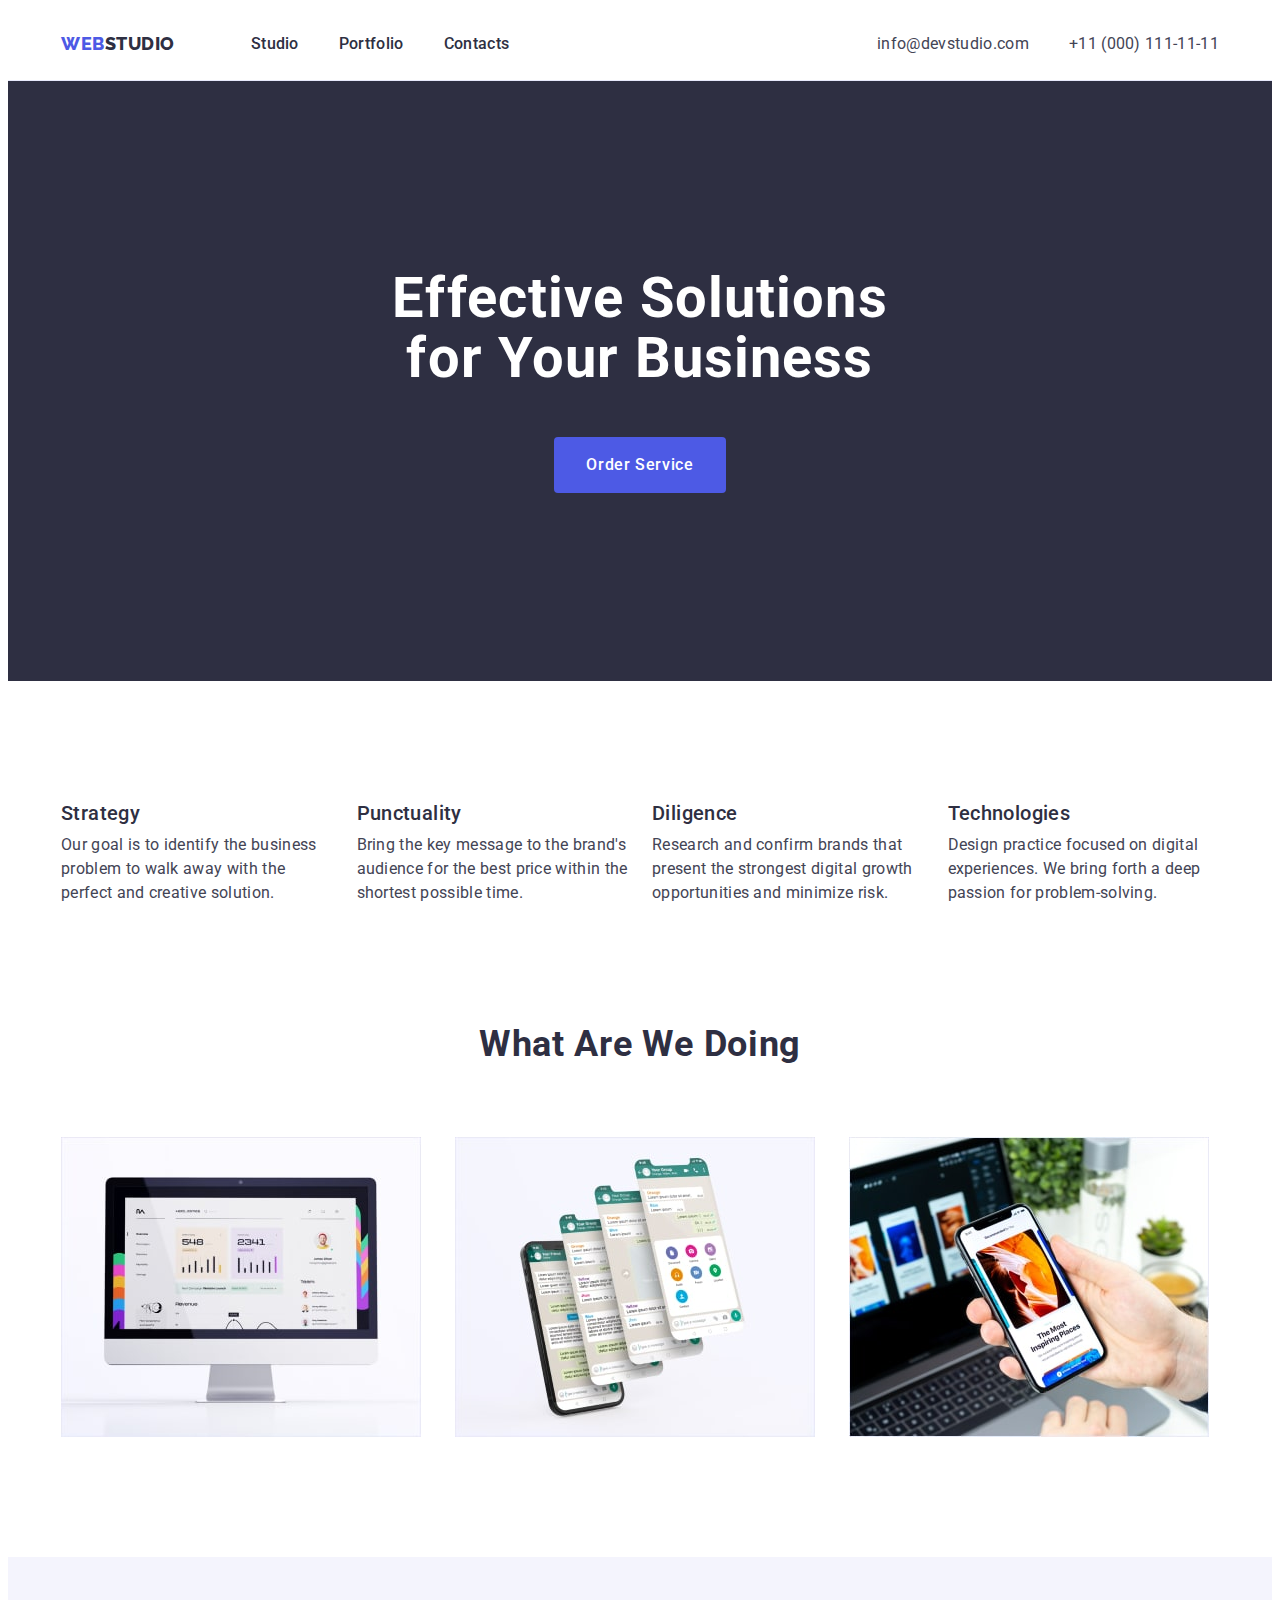
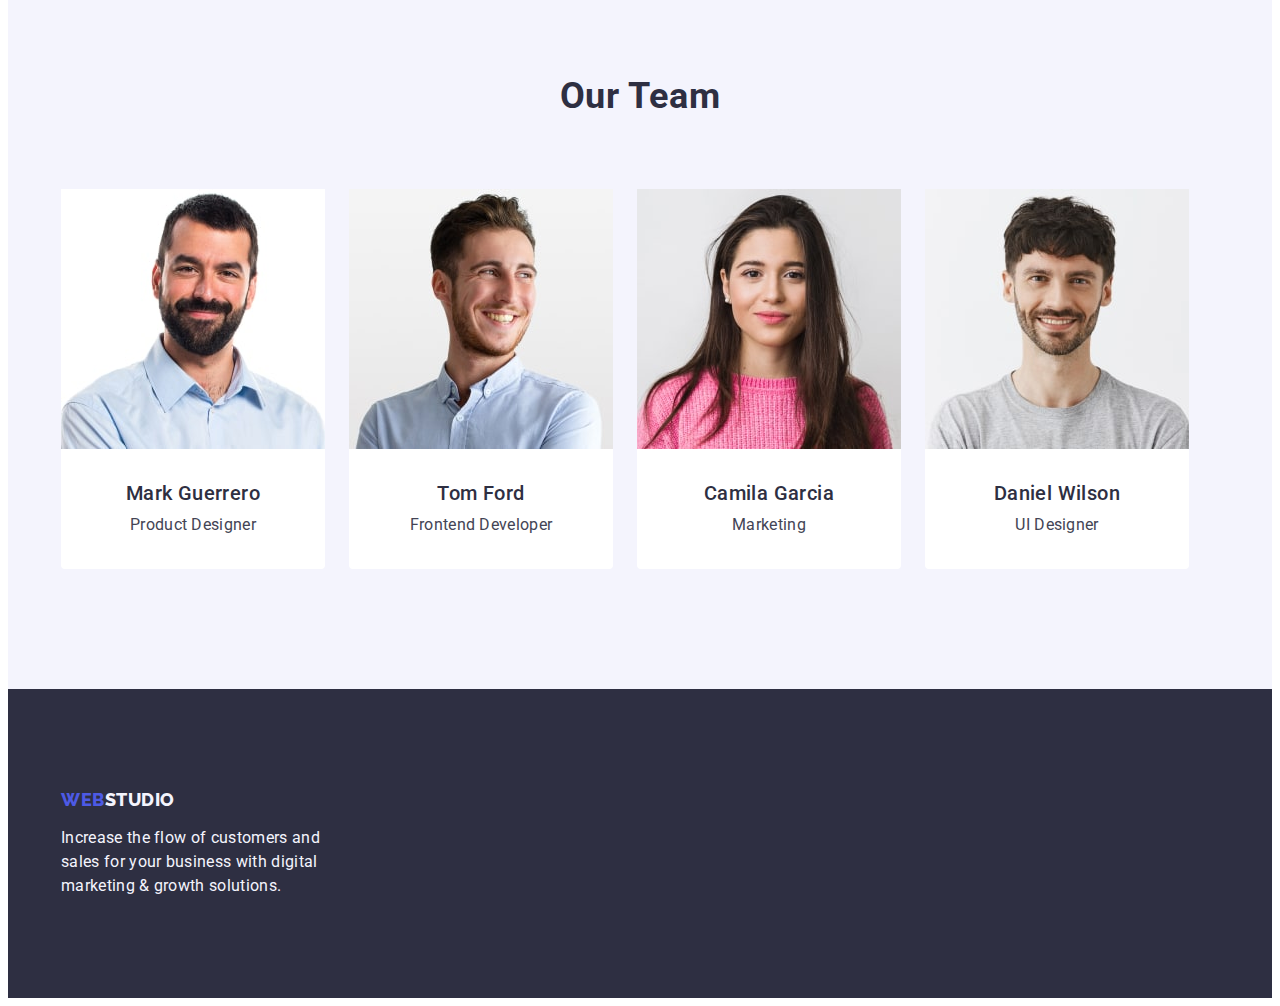
<file: index.html>
<!DOCTYPE html>
<html lang="en">
  <head>
    <meta charset="UTF-8" />
    <meta http-equiv="X-UA-Compatible" content="IE=edge" />
    <meta name="viewport" content="width=device-width, initial-scale=1.0" />
    <title>Main page</title>
    <link rel="preconnect" href="https://fonts.googleapis.com" />
    <link rel="preconnect" href="https://fonts.gstatic.com" crossorigin />
    <link
      href="https://fonts.googleapis.com/css2?family=Raleway:wght@800&family=Roboto:wght@400;500;700;900&display=swap"
      rel="stylesheet"
    />
    <link
      rel="stylesheet"
      href="https://cdnjs.cloudflare.com/ajax/libs/modern-normalize/2.0.0/modern-normalize.min.css"
      integrity="sha512-4xo8blKMVCiXpTaLzQSLSw3KFOVPWhm/TRtuPVc4WG6kUgjH6J03IBuG7JZPkcWMxJ5huwaBpOpnwYElP/m6wg=="
      crossorigin="anonymous"
      referrerpolicy="no-referrer"
    />
    <link rel="stylesheet" href="./css/styles.css" />
  </head>
  <body>
    <header class="header">
      <div class="container">
        <nav class="header-nav">
          <a class="link logo" href="./index.html"
            >Web<span class="header-logo-part">Studio</span></a
          >
          <ul class="header-nav-list list">
            <li>
              <a class="link nav-link" href="./index.html">Studio</a>
            </li>
            <li>
              <a class="link nav-link" href="./portfolio.html">Portfolio</a>
            </li>
            <li><a class="link nav-link" href="">Contacts</a></li>
          </ul>
        </nav>
        <address class="header-contact">
          <ul class="header-contact-list list">
            <li>
              <a class="link contact-link" href="mailto:info@devstudio.com"
                >info@devstudio.com</a
              >
            </li>
            <li>
              <a class="link contact-link" href="tel:+110001111111"
                >+11 (000) 111-11-11</a
              >
            </li>
          </ul>
        </address>
      </div>
    </header>

    <main>
      <section class="hero-section">
        <div class="container">
          <h1 class="hero-title">Effective Solutions<br />for Your Business</h1>
          <button class="hero-btn" type="button">Order Service</button>
        </div>
      </section>

      <section class="features-section">
        <div class="container">
          <h2 class="visually-hidden">Features</h2>
          <ul class="features-list list">
            <li class="feature">
              <h3 class="feature-title">Strategy</h3>
              <p class="feature-text">
                Our goal is to identify the business problem to walk away with
                the perfect and creative solution.
              </p>
            </li>
            <li class="feature">
              <h3 class="feature-title">Punctuality</h3>
              <p class="feature-text">
                Bring the key message to the brand's audience for the best price
                within the shortest possible time.
              </p>
            </li>
            <li class="feature">
              <h3 class="feature-title">Diligence</h3>
              <p class="feature-text">
                Research and confirm brands that present the strongest digital
                growth opportunities and minimize risk.
              </p>
            </li>
            <li class="feature">
              <h3 class="feature-title">Technologies</h3>
              <p class="feature-text">
                Design practice focused on digital experiences. We bring forth a
                deep passion for problem-solving.
              </p>
            </li>
          </ul>
        </div>
      </section>

      <section class="activity-section">
        <div class="container">
          <h2 class="section-title">What are we doing</h2>
          <ul class="activity-list list">
            <li class="activity-list-item">
              <img
                src="./images/activity-1.jpg"
                alt="desctop"
                width="360"
                height="300"
              />
            </li>
            <li class="activity-list-item">
              <img
                src="./images/activity-2.jpg"
                alt="smartphone"
                width="360"
                height="300"
              />
            </li>
            <li class="activity-list-item">
              <img
                src="./images/activity-3.jpg"
                alt="laptop"
                width="360"
                height="300"
              />
            </li>
          </ul>
        </div>
      </section>

      <section class="team-section">
        <div class="container">
          <h2 class="section-title">Our Team</h2>
          <ul class="team-list list">
            <li class="team-card">
              <img
                src="./images/team-mark.jpg"
                alt="Mark Guerrero"
                width="264"
                height="260"
              />
              <div class="team-card-content">
                <h3 class="team-member">Mark Guerrero</h3>
                <p class="team-member-position">Product Designer</p>
              </div>
            </li>
            <li class="team-card">
              <img
                src="./images/team-tom.jpg"
                alt="Tom Ford"
                width="264"
                height="260"
              />
              <div class="team-card-content">
                <h3 class="team-member">Tom Ford</h3>
                <p class="team-member-position">Frontend Developer</p>
              </div>
            </li>
            <li class="team-card">
              <img
                src="./images/team-camila.jpg"
                alt="Camila Garcia"
                width="264"
                height="260"
              />
              <div class="team-card-content">
                <h3 class="team-member">Camila Garcia</h3>
                <p class="team-member-position">Marketing</p>
              </div>
            </li>
            <li class="team-card">
              <img
                src="./images/team-daniel.jpg"
                alt="Daniel Wilson"
                width="264"
                height="260"
              />
              <div class="team-card-content">
                <h3 class="team-member">Daniel Wilson</h3>
                <p class="team-member-position">UI Designer</p>
              </div>
            </li>
          </ul>
        </div>
      </section>
    </main>

    <footer class="footer-section">
      <div class="container">
        <a class="link logo" href="./index.html"
          >Web<span class="footer-logo-part">Studio</span></a
        >
        <p class="footer-text">
          Increase the flow of customers and sales for your business with
          digital marketing & growth solutions.
        </p>
      </div>
    </footer>
  </body>
</html>
</file>
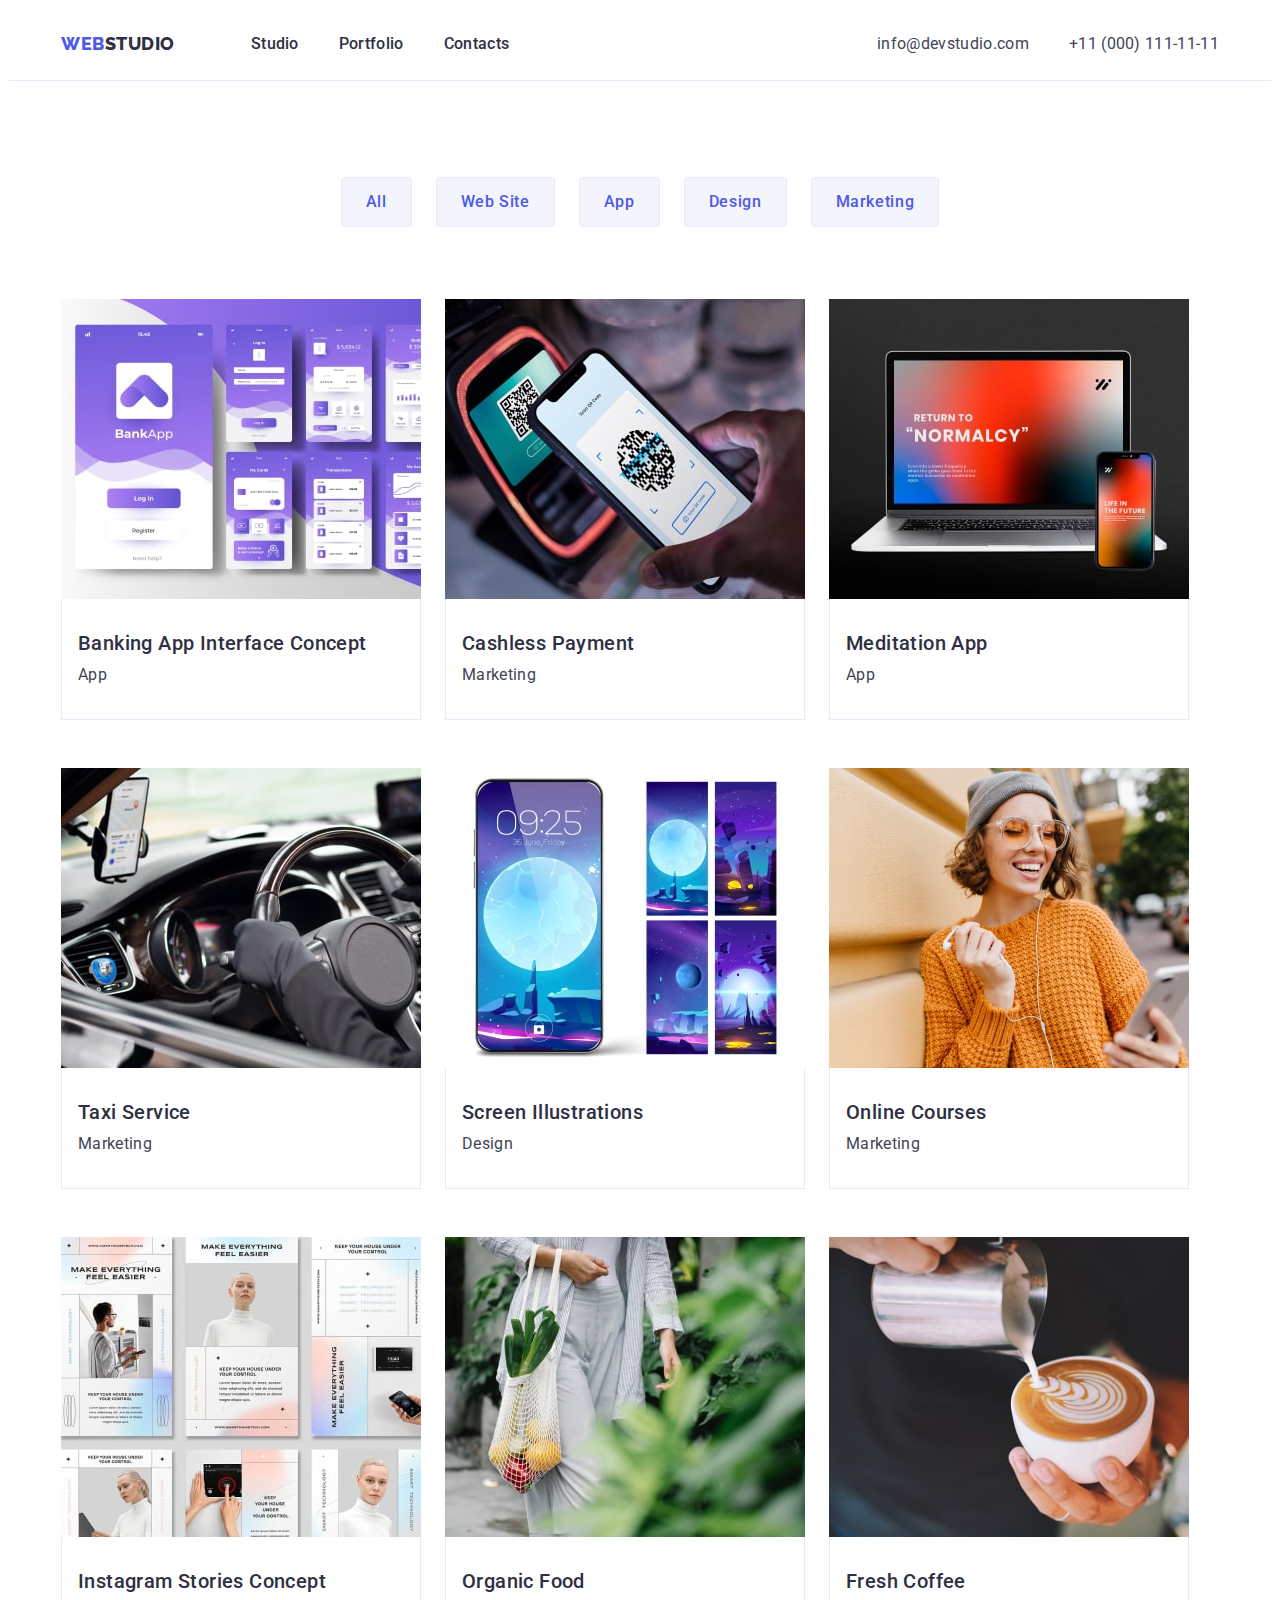
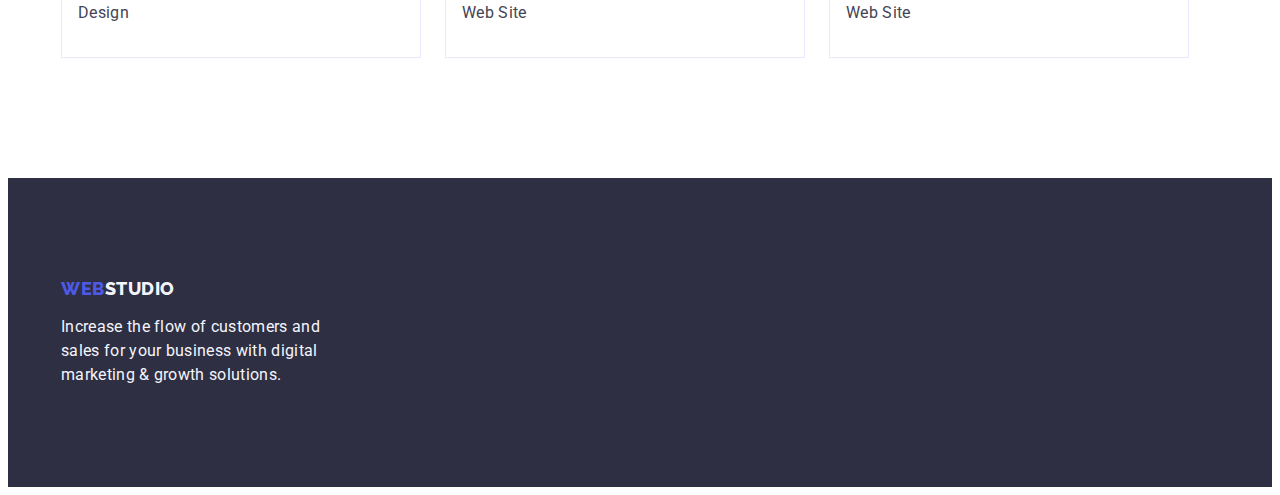
<file: portfolio.html>
<!DOCTYPE html>
<html lang="en">
  <head>
    <meta charset="UTF-8" />
    <meta http-equiv="X-UA-Compatible" content="IE=edge" />
    <meta name="viewport" content="width=device-width, initial-scale=1.0" />
    <title>Portfolio</title>
    <link rel="preconnect" href="https://fonts.googleapis.com" />
    <link rel="preconnect" href="https://fonts.gstatic.com" crossorigin />
    <link
      href="https://fonts.googleapis.com/css2?family=Raleway:wght@800&family=Roboto:wght@400;500;700;900&display=swap"
      rel="stylesheet"
    />
    <link
      rel="stylesheet"
      href="https://cdnjs.cloudflare.com/ajax/libs/modern-normalize/2.0.0/modern-normalize.min.css"
      integrity="sha512-4xo8blKMVCiXpTaLzQSLSw3KFOVPWhm/TRtuPVc4WG6kUgjH6J03IBuG7JZPkcWMxJ5huwaBpOpnwYElP/m6wg=="
      crossorigin="anonymous"
      referrerpolicy="no-referrer"
    />
    <link rel="stylesheet" href="./css/styles.css" />
  </head>
  <body>
    <header class="header">
      <div class="container">
        <nav class="header-nav">
          <a class="link logo" href="./index.html"
            >Web<span class="header-logo-part">Studio</span></a
          >
          <ul class="header-nav-list list">
            <li>
              <a class="link nav-link" href="./index.html">Studio</a>
            </li>
            <li>
              <a class="link nav-link" href="./portfolio.html">Portfolio</a>
            </li>
            <li><a class="link nav-link" href="">Contacts</a></li>
          </ul>
        </nav>
        <address class="header-contact">
          <ul class="header-contact-list list">
            <li>
              <a class="link contact-link" href="mailto:info@devstudio.com"
                >info@devstudio.com</a
              >
            </li>
            <li>
              <a class="link contact-link" href="tel:+110001111111"
                >+11 (000) 111-11-11</a
              >
            </li>
          </ul>
        </address>
      </div>
    </header>

    <main>
      <section class="portfolio-section">
        <div class="container">
          <h1 class="visually-hidden">Portfolio</h1>
          <ul class="filter-btn-list list">
            <li><button class="filter-btn" type="button">All</button></li>
            <li><button class="filter-btn" type="button">Web Site</button></li>
            <li><button class="filter-btn" type="button">App</button></li>
            <li><button class="filter-btn" type="button">Design</button></li>
            <li><button class="filter-btn" type="button">Marketing</button></li>
          </ul>
          <ul class="portfolio-card-list list">
            <li class="portfolio-card-content">
              <a class="link" href="">
                <img
                  src="./images/portfolio-card-1.jpg"
                  alt="Banking App"
                  width="360"
                  height="300"
                />
                <div class="portfolio-card-text">
                  <h2 class="portfolio-card-title">
                    Banking App Interface Concept
                  </h2>
                  <p class="portfolio-card-desc">App</p>
                </div>
              </a>
            </li>
            <li class="portfolio-card-content">
              <a class="link" href="">
                <img
                  src="./images/portfolio-card-2.jpg"
                  alt="Payment QR-code"
                  width="360"
                  height="300"
                />
                <div class="portfolio-card-text">
                  <h2 class="portfolio-card-title">Cashless Payment</h2>
                  <p class="portfolio-card-desc">Marketing</p>
                </div>
              </a>
            </li>
            <li class="portfolio-card-content">
              <a class="link" href="">
                <img
                  src="./images/portfolio-card-3.jpg"
                  alt="Meditation App"
                  width="360"
                  height="300"
                />
                <div class="portfolio-card-text">
                  <h2 class="portfolio-card-title">Meditation App</h2>
                  <p class="portfolio-card-desc">App</p>
                </div>
              </a>
            </li>
            <li class="portfolio-card-content">
              <a class="link" href="">
                <img
                  src="./images/portfolio-card-4.jpg"
                  alt="Taxi Service"
                  width="360"
                  height="300"
                />
                <div class="portfolio-card-text">
                  <h2 class="portfolio-card-title">Taxi Service</h2>
                  <p class="portfolio-card-desc">Marketing</p>
                </div>
              </a>
            </li>
            <li class="portfolio-card-content">
              <a class="link" href="">
                <img
                  src="./images/portfolio-card-5.jpg"
                  alt="Screen Illustrations"
                  width="360"
                  height="300"
                />
                <div class="portfolio-card-text">
                  <h2 class="portfolio-card-title">Screen Illustrations</h2>
                  <p class="portfolio-card-desc">Design</p>
                </div>
              </a>
            </li>
            <li class="portfolio-card-content">
              <a class="link" href="">
                <img
                  src="./images/portfolio-card-6.jpg"
                  alt="Online Courses"
                  width="360"
                  height="300"
                />
                <div class="portfolio-card-text">
                  <h2 class="portfolio-card-title">Online Courses</h2>
                  <p class="portfolio-card-desc">Marketing</p>
                </div>
              </a>
            </li>
            <li class="portfolio-card-content">
              <a class="link" href="">
                <img
                  src="./images/portfolio-card-7.jpg"
                  alt="Instagram Stories"
                  width="360"
                  height="300"
                />
                <div class="portfolio-card-text">
                  <h2 class="portfolio-card-title">
                    Instagram Stories Concept
                  </h2>
                  <p class="portfolio-card-desc">Design</p>
                </div>
              </a>
            </li>
            <li class="portfolio-card-content">
              <a class="link" href="">
                <img
                  src="./images/portfolio-card-8.jpg"
                  alt="Organic Food"
                  width="360"
                  height="300"
                />
                <div class="portfolio-card-text">
                  <h2 class="portfolio-card-title">Organic Food</h2>
                  <p class="portfolio-card-desc">Web Site</p>
                </div>
              </a>
            </li>
            <li class="portfolio-card-content">
              <a class="link" href="">
                <img
                  src="./images/portfolio-card-9.jpg"
                  alt="Fresh Coffee"
                  width="360"
                  height="300"
                />
                <div class="portfolio-card-text">
                  <h2 class="portfolio-card-title">Fresh Coffee</h2>
                  <p class="portfolio-card-desc">Web Site</p>
                </div>
              </a>
            </li>
          </ul>
        </div>
      </section>
    </main>

    <footer class="footer-section">
      <div class="container">
        <a class="link logo" href="./index.html"
          >Web<span class="footer-logo-part">Studio</span></a
        >
        <p class="footer-text">
          Increase the flow of customers and sales for your business with
          digital marketing & growth solutions.
        </p>
      </div>
    </footer>
  </body>
</html>
</file>
<file: css/styles.css>
:root {
  --primary-font: "Roboto", sans-serif;
  --secondary-font: "Raleway", sans-serif;
  --brand-color: #4d5ae5;
  --pressed-color: #404bbf;
  --primary-dark-color: #2e2f42;
  --primary-text-color: #434455;
  --primary-light-color: #f4f4fd;
  --accent-color: #e7e9fc;
  --primary-white-color: #ffffff;
  --hero-btn-shadow: 0px 4px 4px 0px rgba(0, 0, 0, 0.15);
  --filter-btn-shadow: 0px 2px 2px 0px rgba(0, 0, 0, 0.12),
    0px 2px 1px 0px rgba(0, 0, 0, 0.08), 0px 3px 1px 0px rgba(0, 0, 0, 0.1);
}

body {
  font-family: var(--primary-font);
  font-size: 16px;
  color: var(--primary-text-color);
  background-color: var(--primary-white-color);
}

h1,
h2,
h3,
h4,
h5,
h6,
p {
  margin-top: 0;
  margin-bottom: 0;
}

.list {
  padding-left: 0;
  margin-top: 0;
  margin-bottom: 0;
  list-style: none;
}

.link {
  padding-left: 0;
  margin-top: 0;
  margin-bottom: 0;
  text-decoration: none;
}

img {
  display: block;
}

.visually-hidden {
  position: absolute;
  width: 1px;
  height: 1px;
  margin: -1px;
  border: 0;
  padding: 0;
  white-space: nowrap;
  clip-path: inset(100%);
  clip: rect(0 0 0 0);
  overflow: hidden;
}

.container {
  max-width: 1158px;
  padding: 0 15px;
  margin: 0 auto;
}

.header {
  background-color: var(--primary-white-color);
  border-bottom: 1px solid var(--accent-color);
}

.header .container {
  display: flex;
  justify-content: space-between;
}

.header .link {
  padding: 24px 0;
}

.header .list {
  padding: 24px 0;
}

.header-nav {
  display: flex;
  align-items: center;
}

.logo {
  font-family: var(--secondary-font);
  font-size: 18px;
  font-weight: 800;
  line-height: 1.17;
  letter-spacing: 0.54px;
  text-transform: uppercase;
  margin-right: 76px;
  color: var(--brand-color);
}

.header-logo-part {
  color: var(--primary-dark-color);
}

.header-nav-list {
  display: flex;
  align-items: center;
  gap: 40px;
}

.nav-link {
  font-weight: 500;
  line-height: 1.5;
  letter-spacing: 0.32px;
  color: var(--primary-dark-color);
}

.nav-link:hover,
.nav-link:focus {
  color: var(--pressed-color);
}

.current {
  color: var(--pressed-color);
}

.header-contact {
  font-style: normal;
}

.header-contact-list {
  display: flex;
  align-items: center;
  gap: 40px;
}

.contact-link {
  line-height: 1.5;
  letter-spacing: 0.32px;
  color: var(--primary-text-color);
}

.contact-link:hover,
.contact-link:focus {
  color: var(--pressed-color);
}

.hero-section {
  background: var(--primary-dark-color);
  padding: 188px 0;
}

.hero-title {
  font-size: 56px;
  font-weight: 700;
  line-height: 1.07;
  letter-spacing: 1.12px;
  text-align: center;
  max-width: 496px;
  margin: 0 auto 48px auto;
  color: var(--primary-white-color);
}

.hero-btn {
  display: block;
  font-family: var(--primary-font);
  font-size: 16px;
  font-weight: 500;
  line-height: 1.5;
  letter-spacing: 0.04em;
  min-width: 169px;
  height: 56px;
  border: none;
  border-radius: 4px;
  padding: 16px 32px;
  margin: 0 auto;
  color: var(--primary-white-color);
  background-color: var(--brand-color);
  cursor: pointer;
}

.hero-btn:hover,
.hero-btn:focus {
  background: var(--pressed-color);
}

.features-section {
  padding: 120px 0;
}

.features-list {
  display: flex;
  gap: 24px;
}

.feature {
  max-width: calc((100% - 72px) / 4);
}

.feature-title {
  font-size: 20px;
  font-weight: 500;
  line-height: 1.2;
  letter-spacing: 0.4px;
  margin-bottom: 8px;
  color: var(--primary-dark-color);
}

.feature-text {
  line-height: 1.5;
  letter-spacing: 0.32px;
}

.activity-section {
  padding-bottom: 120px;
}

.section-title {
  font-size: 36px;
  font-weight: 700;
  line-height: 1.11;
  letter-spacing: 0.72px;
  text-transform: capitalize;
  text-align: center;
  margin-bottom: 72px;
  color: var(--primary-dark-color);
}

.activity-list {
  display: flex;
  gap: 24px;
}

.activity-list-item {
  width: calc((100% - 48px) / 3);
}

.team-section {
  padding: 120px 0;
  background: var(--primary-light-color);
}

.team-list {
  display: flex;
  gap: 24px;
}

.team-card {
  border-radius: 0px 0px 4px 4px;
  background-color: var(--primary-white-color);
}

.team-card-content {
  padding: 32px 0;
  text-align: center;
}

.team-member {
  font-size: 20px;
  font-weight: 500;
  line-height: 1.2;
  letter-spacing: 0.4px;
  margin-bottom: 8px;
  color: var(--primary-dark-color);
}

.team-member-position {
  line-height: 1.5;
  letter-spacing: 0.02em;
}

.footer-section {
  padding: 100px 0;
  background: var(--primary-dark-color);
}

.footer-section .logo {
  display: inline-block;
  margin-bottom: 16px;
}

.footer-logo-part {
  color: var(--primary-light-color);
}

.footer-text {
  line-height: 1.5;
  letter-spacing: 0.02em;
  max-width: 264px;
  color: var(--primary-light-color);
}

.portfolio-section {
  padding-top: 96px;
  padding-bottom: 120px;
}

.filter-btn-list {
  display: flex;
  justify-content: center;
  gap: 24px;
  margin-bottom: 72px;
}

.filter-btn {
  font-family: var(--primary-font);
  font-size: 16px;
  font-weight: 500;
  line-height: 1.5;
  letter-spacing: 0.64px;
  padding: 12px 24px;
  color: var(--brand-color);
  border-radius: 4px;
  border: 1px solid var(--accent-color);
  background: var(--primary-light-color);
  cursor: pointer;
}

.filter-btn:hover,
.filter-btn:focus,
.filter-btn:active {
  border: 1px solid transparent;
  color: var(--primary-white-color);
  background: var(--pressed-color);
}

.portfolio-card-list {
  display: flex;
  flex-wrap: wrap;
  row-gap: 48px;
  column-gap: 24px;
}

.portfolio-card-content {
  width: calc((1128px - 48px) / 3);
}

.portfolio-card-text {
  padding: 32px 16px;
  border: 1px solid var(--accent-color);
  border-top: none;
  background: var(--primary-white-color);
}

.portfolio-card-title {
  font-size: 20px;
  font-weight: 500;
  line-height: 1.2;
  letter-spacing: 0.4px;
  margin-bottom: 8px;
  color: var(--primary-dark-color);
}

.portfolio-card-desc {
  line-height: 1.5;
  letter-spacing: 0.02em;
  color: var(--primary-text-color);
}
</file>
